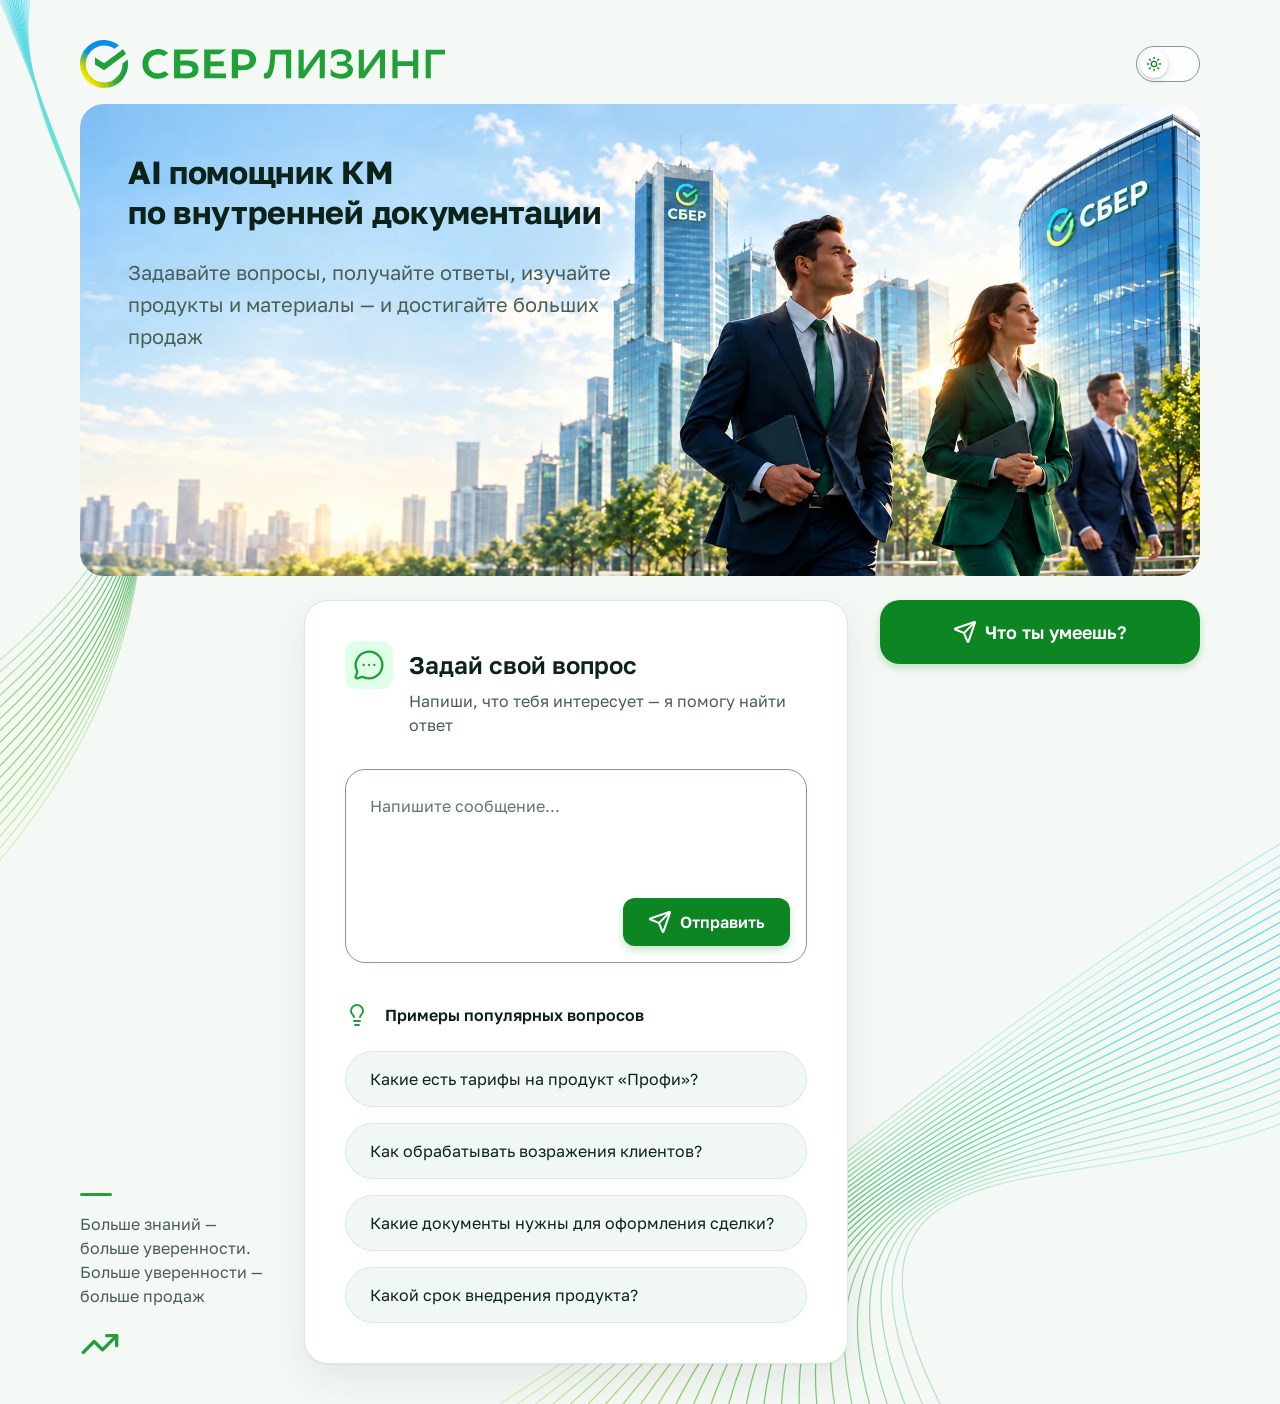
<file: index.html>
<!doctype html>
<html lang="ru" data-theme="light">
<head>
  <meta charset="utf-8">
  <meta name="viewport" content="width=device-width, initial-scale=1, viewport-fit=cover">
  <title>AI помощник КМ — Сбер Лизинг</title>
  <meta name="description" content="AI помощник КМ по внутренней документации">
  <script>
    // Тема до отрисовки, чтобы не мигало: ?theme= → сохранённая → системная
    (function () {
      var q = new URLSearchParams(location.search).get('theme');
      var saved = null;
      try { saved = localStorage.getItem('km-theme'); } catch (e) {}
      var sys = window.matchMedia && matchMedia('(prefers-color-scheme: dark)').matches ? 'dark' : 'light';
      document.documentElement.dataset.theme = q || saved || sys;
    })();
  </script>
  <link rel="preconnect" href="https://fonts.googleapis.com">
  <link rel="preconnect" href="https://fonts.gstatic.com" crossorigin>
  <link href="https://fonts.googleapis.com/css2?family=Golos+Text:wght@400;500;600;700&display=swap" rel="stylesheet">
  <link rel="stylesheet" href="css/tokens.css">
  <link rel="stylesheet" href="css/main.css">
</head>
<body>
  <!-- Спрайт иконок — Lucide (lucide-static 1.52.0, ISC) -->
  <svg width="0" height="0" style="position:absolute" aria-hidden="true" focusable="false">
    <defs>
      <symbol id="i-message" viewBox="0 0 24 24"><path d="M2.992 16.342a2 2 0 0 1 .094 1.167l-1.065 3.29a1 1 0 0 0 1.236 1.168l3.413-.998a2 2 0 0 1 1.099.092 10 10 0 1 0-4.777-4.719"/><path d="M8 12h.01"/><path d="M12 12h.01"/><path d="M16 12h.01"/></symbol>
      <symbol id="i-bulb" viewBox="0 0 24 24"><path d="M15 14c.2-1 .7-1.7 1.5-2.5 1-.9 1.5-2.2 1.5-3.5A6 6 0 0 0 6 8c0 1 .2 2.2 1.5 3.5.7.7 1.3 1.5 1.5 2.5"/><path d="M9 18h6"/><path d="M10 22h4"/></symbol>
      <symbol id="i-send" viewBox="0 0 24 24"><path d="M14.536 21.686a.5.5 0 0 0 .937-.024l6.5-19a.496.496 0 0 0-.635-.635l-19 6.5a.5.5 0 0 0-.024.937l7.93 3.18a2 2 0 0 1 1.112 1.11z"/><path d="m21.854 2.147-10.94 10.939"/></symbol>
      <symbol id="i-trend" viewBox="0 0 24 24"><path d="M16 7h6v6"/><path d="m22 7-8.5 8.5-5-5L2 17"/></symbol>
      <symbol id="i-close" viewBox="0 0 24 24"><path d="M18 6 6 18"/><path d="m6 6 12 12"/></symbol>
      <symbol id="i-copy" viewBox="0 0 24 24"><rect width="14" height="14" x="8" y="8" rx="2" ry="2"/><path d="M4 16c-1.1 0-2-.9-2-2V4c0-1.1.9-2 2-2h10c1.1 0 2 .9 2 2"/></symbol>
      <symbol id="i-check" viewBox="0 0 24 24"><path d="M20 6 9 17l-5-5"/></symbol>
      <symbol id="i-sparkle" viewBox="0 0 24 24"><path d="M11.017 2.814a1 1 0 0 1 1.966 0l1.051 5.558a2 2 0 0 0 1.594 1.594l5.558 1.051a1 1 0 0 1 0 1.966l-5.558 1.051a2 2 0 0 0-1.594 1.594l-1.051 5.558a1 1 0 0 1-1.966 0l-1.051-5.558a2 2 0 0 0-1.594-1.594l-5.558-1.051a1 1 0 0 1 0-1.966l5.558-1.051a2 2 0 0 0 1.594-1.594z"/><path d="M20 2v4"/><path d="M22 4h-4"/><circle cx="4" cy="20" r="2"/></symbol>
      <symbol id="i-chevron" viewBox="0 0 24 24"><path d="m9 18 6-6-6-6"/></symbol>
      <symbol id="i-alert" viewBox="0 0 24 24"><circle cx="12" cy="12" r="10"/><line x1="12" x2="12" y1="8" y2="12"/><line x1="12" x2="12.01" y1="16" y2="16"/></symbol>
      <symbol id="i-refresh" viewBox="0 0 24 24"><path d="M3 12a9 9 0 0 1 9-9 9.75 9.75 0 0 1 6.74 2.74L21 8"/><path d="M21 3v5h-5"/><path d="M21 12a9 9 0 0 1-9 9 9.75 9.75 0 0 1-6.74-2.74L3 16"/><path d="M8 16H3v5"/></symbol>
      <symbol id="i-moon" viewBox="0 0 24 24"><path d="M20.985 12.486a9 9 0 1 1-9.473-9.472c.405-.022.617.46.402.803a6 6 0 0 0 8.268 8.268c.344-.215.825-.004.803.401"/></symbol>
      <symbol id="i-sun" viewBox="0 0 24 24"><circle cx="12" cy="12" r="4"/><path d="M12 2v2"/><path d="M12 20v2"/><path d="m4.93 4.93 1.41 1.41"/><path d="m17.66 17.66 1.41 1.41"/><path d="M2 12h2"/><path d="M20 12h2"/><path d="m6.34 17.66-1.41 1.41"/><path d="m19.07 4.93-1.41 1.41"/></symbol>
      <symbol id="i-book" viewBox="0 0 24 24"><path d="M12 5v16"/><path d="M20.001 19A2 2 0 0022 17V5a2 2 0 00-1.999-2L16 3.002A5 5 0 0012 5a5 5 0 00-4-2H4a2 2 0 00-2 2v12a2 2 0 001.999 2H8a5 5 0 014 2 5 5 0 014-2z"/></symbol>
    </defs>
  </svg>

  <!-- Фон: ленты из линий в стиле Сбер (сгенерированы, цвета — шкалы Nova) -->
  <div class="decor" aria-hidden="true">
    <svg class="decor__lines decor__lines--tl" viewBox="0 0 280 880" preserveAspectRatio="xMinYMin meet" fill="none"><defs><linearGradient id="dl-tl" gradientUnits="userSpaceOnUse" x1="0" y1="860" x2="260" y2="0"><stop offset="0" stop-color="#96DD12"/><stop offset=".35" stop-color="#21A038"/><stop offset=".7" stop-color="#3FE0B1"/><stop offset="1" stop-color="#05C1F5"/></linearGradient></defs><g stroke="url(#dl-tl)" stroke-width="1.25"><path d="M30 0C0 220 330 380 0 660" stroke-opacity="0.4"/><path d="M28.2 0C7.1 224.7 325.3 390.6 0 671.8" stroke-opacity="0.5"/><path d="M26.5 0C14.1 229.4 320.6 401.2 0 683.5" stroke-opacity="0.6"/><path d="M24.7 0C21.2 234.1 315.9 411.8 0 695.3" stroke-opacity="0.7"/><path d="M22.9 0C28.2 238.8 311.2 422.4 0 707.1" stroke-opacity="0.8"/><path d="M21.2 0C35.3 243.5 306.5 432.9 0 718.8" stroke-opacity="0.9"/><path d="M19.4 0C42.4 248.2 301.8 443.5 0 730.6" stroke-opacity="0.9"/><path d="M17.6 0C49.4 252.9 297.1 454.1 0 742.4" stroke-opacity="1"/><path d="M15.9 0C56.5 257.6 292.4 464.7 0 754.1" stroke-opacity="1"/><path d="M14.1 0C63.5 262.4 287.6 475.3 0 765.9" stroke-opacity="1"/><path d="M12.4 0C70.6 267.1 282.9 485.9 0 777.6" stroke-opacity="1"/><path d="M10.6 0C77.6 271.8 278.2 496.5 0 789.4" stroke-opacity="0.9"/><path d="M8.8 0C84.7 276.5 273.5 507.1 0 801.2" stroke-opacity="0.9"/><path d="M7.1 0C91.8 281.2 268.8 517.6 0 812.9" stroke-opacity="0.8"/><path d="M5.3 0C98.8 285.9 264.1 528.2 0 824.7" stroke-opacity="0.7"/><path d="M3.5 0C105.9 290.6 259.4 538.8 0 836.5" stroke-opacity="0.6"/><path d="M1.8 0C112.9 295.3 254.7 549.4 0 848.2" stroke-opacity="0.5"/><path d="M0 0C120 300 250 560 0 860" stroke-opacity="0.4"/></g></svg>
    <svg class="decor__lines decor__lines--br" viewBox="0 0 1200 800" preserveAspectRatio="xMaxYMax meet" fill="none"><defs><linearGradient id="dl-br" gradientUnits="userSpaceOnUse" x1="420" y1="800" x2="1200" y2="240"><stop offset="0" stop-color="#96DD12"/><stop offset=".35" stop-color="#21A038"/><stop offset=".7" stop-color="#3FE0B1"/><stop offset="1" stop-color="#05C1F5"/></linearGradient></defs><g stroke="url(#dl-br)" stroke-width="1.25"><path d="M420 800C700 620 900 420 1200 240" stroke-opacity="0.4"/><path d="M437.6 800C700.8 616 904 427.2 1200 251.2" stroke-opacity="0.4"/><path d="M455.2 800C701.6 612 908 434.4 1200 262.4" stroke-opacity="0.5"/><path d="M472.8 800C702.4 608 912 441.6 1200 273.6" stroke-opacity="0.6"/><path d="M490.4 800C703.2 604 916 448.8 1200 284.8" stroke-opacity="0.7"/><path d="M508 800C704 600 920 456 1200 296" stroke-opacity="0.7"/><path d="M525.6 800C704.8 596 924 463.2 1200 307.2" stroke-opacity="0.8"/><path d="M543.2 800C705.6 592 928 470.4 1200 318.4" stroke-opacity="0.9"/><path d="M560.8 800C706.4 588 932 477.6 1200 329.6" stroke-opacity="0.9"/><path d="M578.4 800C707.2 584 936 484.8 1200 340.8" stroke-opacity="0.9"/><path d="M596 800C708 580 940 492 1200 352" stroke-opacity="1"/><path d="M613.6 800C708.8 576 944 499.2 1200 363.2" stroke-opacity="1"/><path d="M631.2 800C709.6 572 948 506.4 1200 374.4" stroke-opacity="1"/><path d="M648.8 800C710.4 568 952 513.6 1200 385.6" stroke-opacity="1"/><path d="M666.4 800C711.2 564 956 520.8 1200 396.8" stroke-opacity="1"/><path d="M684 800C712 560 960 528 1200 408" stroke-opacity="1"/><path d="M701.6 800C712.8 556 964 535.2 1200 419.2" stroke-opacity="0.9"/><path d="M719.2 800C713.6 552 968 542.4 1200 430.4" stroke-opacity="0.9"/><path d="M736.8 800C714.4 548 972 549.6 1200 441.6" stroke-opacity="0.9"/><path d="M754.4 800C715.2 544 976 556.8 1200 452.8" stroke-opacity="0.8"/><path d="M772 800C716 540 980 564 1200 464" stroke-opacity="0.7"/><path d="M789.6 800C716.8 536 984 571.2 1200 475.2" stroke-opacity="0.7"/><path d="M807.2 800C717.6 532 988 578.4 1200 486.4" stroke-opacity="0.6"/><path d="M824.8 800C718.4 528 992 585.6 1200 497.6" stroke-opacity="0.5"/><path d="M842.4 800C719.2 524 996 592.8 1200 508.8" stroke-opacity="0.4"/><path d="M860 800C720 520 1000 600 1200 520" stroke-opacity="0.4"/></g></svg>
  </div>

  <!-- ===================== Шапка ===================== -->
  <header class="hero">
    <div class="container hero__inner">
      <div class="hero__media">
        <picture>
          <source media="(max-width: 767px)" srcset="assets/hero-light-mobile.webp" width="1448" height="1086">
          <img class="hero__img hero__img--light" src="assets/hero-light.webp" alt="" width="1916" height="821" fetchpriority="high">
        </picture>
        <picture>
          <source media="(max-width: 767px)" srcset="assets/hero-dark-mobile.webp" width="1448" height="1086">
          <img class="hero__img hero__img--dark" src="assets/hero-dark.webp" alt="" width="1916" height="821">
        </picture>
      </div>
      <div class="topbar">
        <a class="logo" href="./" data-action="home" aria-label="Сбер Лизинг — на главную">
          <img src="assets/logo.svg" alt="Сбер Лизинг" width="365" height="48">
        </a>
        <button class="toggle theme-toggle" type="button" role="switch" aria-checked="false" aria-label="Тёмная тема" data-theme-toggle>
          <span class="toggle__track">
            <span class="toggle__thumb">
              <svg class="icon toggle__icon toggle__icon--off" aria-hidden="true"><use href="#i-sun"/></svg>
              <svg class="icon toggle__icon toggle__icon--on" aria-hidden="true"><use href="#i-moon"/></svg>
            </span>
          </span>
        </button>
      </div>
      <div class="hero__text">
        <h1 class="hero__title">AI помощник КМ <span class="hero__title-line">по внутренней документации</span></h1>
        <p class="hero__subtitle">Задавайте вопросы, получайте ответы, изучайте продукты и материалы — и достигайте больших продаж</p>
      </div>
    </div>
  </header>

  <!-- ===================== Тело ===================== -->
  <main class="container layout" id="app" data-view="home">

    <!-- Слоган -->
    <aside class="motto">
      <span class="motto__rule" aria-hidden="true"></span>
      <p class="motto__text">Больше знаний — больше уверенности. Больше уверенности — больше продаж</p>
      <svg class="icon motto__icon" aria-hidden="true"><use href="#i-trend"/></svg>
    </aside>

    <!-- Экран 1–2: стартовая карточка -->
    <section class="card ask" aria-labelledby="ask-title" data-home>
      <div class="ask__head">
        <span class="ask__icon" aria-hidden="true"><svg class="icon icon--lg"><use href="#i-message"/></svg></span>
        <div>
          <h2 class="ask__title" id="ask-title">Задай свой вопрос</h2>
          <p class="ask__hint">Напиши, что тебя интересует — я помогу найти ответ</p>
        </div>
      </div>

      <form class="composer" data-composer novalidate>
        <div class="field">
          <label class="visually-hidden" for="q-home">Сообщение</label>
          <div class="field__box">
            <textarea class="field__input" id="q-home" name="q" rows="4" placeholder="Напишите сообщение..." aria-describedby="q-home-msg"></textarea>
            <div class="field__footer">
              <span class="field__counter" aria-hidden="true"></span>
              <button class="btn btn--primary" type="submit" disabled>
                <svg class="icon" aria-hidden="true"><use href="#i-send"/></svg>
                <span>Отправить</span>
              </button>
            </div>
          </div>
          <p class="field__msg" id="q-home-msg" aria-live="polite"></p>
        </div>
      </form>

      <div class="popular">
        <h3 class="popular__title">
          <svg class="icon icon--accent" aria-hidden="true"><use href="#i-bulb"/></svg>
          Примеры популярных вопросов
        </h3>
        <ul class="popular__list" role="list">
          <li><button class="chip" type="button" data-question>Какие есть тарифы на продукт «Профи»?</button></li>
          <li><button class="chip" type="button" data-question>Как обрабатывать возражения клиентов?</button></li>
          <li><button class="chip" type="button" data-question>Какие документы нужны для оформления сделки?</button></li>
          <li><button class="chip" type="button" data-question>Какой срок внедрения продукта?</button></li>
        </ul>
      </div>
    </section>

    <!-- Экран 2: «Что ты умеешь?» + pop-up -->
    <div class="side" data-home>
      <div class="side__panel">
        <button class="btn btn--primary btn--lg btn--block" type="button" aria-expanded="false" aria-controls="skills" data-skills-toggle>
          <svg class="icon" aria-hidden="true"><use href="#i-send"/></svg>
          <span>Что ты умеешь?</span>
        </button>
      </div>
      <div class="popup" id="skills" role="region" aria-labelledby="skills-title" hidden>
        <h3 class="popup__title" id="skills-title">
          <svg class="icon icon--accent" aria-hidden="true"><use href="#i-book"/></svg>
          Темы, по которым я отвечаю
        </h3>
        <ul class="popup__list" role="list">
          <li><button class="topic" type="button" data-topic>Продукты и тарифы</button></li>
          <li><button class="topic" type="button" data-topic>Условия лизинга и расчёт платежей</button></li>
          <li><button class="topic" type="button" data-topic>Документы для сделки</button></li>
          <li><button class="topic" type="button" data-topic>Работа с возражениями</button></li>
          <li><button class="topic" type="button" data-topic>Коммерческие предложения</button></li>
          <li><button class="topic" type="button" data-topic>Регламенты и сроки</button></li>
        </ul>
        <div class="popup__footer">
          <button class="btn btn--primary btn--sm" type="button" data-skills-close>
            <svg class="icon" aria-hidden="true"><use href="#i-close"/></svg>
            <span>Закрыть</span>
          </button>
        </div>
      </div>
    </div>

    <!-- Экран 3–4: чат -->
    <section class="card chat" aria-label="Диалог с AI помощником КМ" data-chat hidden>
      <div class="chat__log" role="log" aria-live="polite" aria-relevant="additions" data-log></div>

      <form class="composer composer--chat" data-composer novalidate>
        <div class="field">
          <label class="visually-hidden" for="q-chat">Сообщение</label>
          <div class="field__box">
            <textarea class="field__input" id="q-chat" name="q" rows="1" placeholder="Напишите сообщение..." aria-describedby="q-chat-msg"></textarea>
            <div class="field__footer">
              <span class="field__counter" aria-hidden="true"></span>
              <button class="btn btn--primary" type="submit" disabled>
                <svg class="icon" aria-hidden="true"><use href="#i-send"/></svg>
                <span>Отправить</span>
              </button>
            </div>
          </div>
          <p class="field__msg" id="q-chat-msg" aria-live="polite"></p>
        </div>
      </form>
    </section>
  </main>

  <!-- Шаблоны сообщений -->
  <template id="tpl-user">
    <article class="msg msg--user">
      <header class="msg__meta"><span class="msg__author">Пользователь X</span><time class="msg__time"></time></header>
      <div class="msg__bubble"></div>
    </article>
  </template>

  <template id="tpl-bot">
    <article class="msg msg--bot">
      <span class="msg__avatar" aria-hidden="true"><svg class="icon"><use href="#i-sparkle"/></svg></span>
      <div class="msg__body">
        <header class="msg__meta"><span class="msg__author">AI помощник КМ</span><time class="msg__time"></time></header>
        <div class="msg__bubble answer"></div>
        <div class="msg__actions">
          <button class="btn btn--ghost btn--sm" type="button" data-copy>
            <svg class="icon" aria-hidden="true"><use href="#i-copy"/></svg>
            <span>Скопировать</span>
          </button>
        </div>
      </div>
    </article>
  </template>

  <template id="tpl-loading">
    <article class="msg msg--bot msg--loading" aria-busy="true">
      <span class="msg__avatar msg__avatar--lg" aria-hidden="true"><svg class="icon"><use href="#i-sparkle"/></svg></span>
      <div class="msg__body">
        <header class="msg__meta"><span class="msg__author">AI помощник КМ</span></header>
        <div class="loader">
          <span class="dots" aria-hidden="true"><i></i><i></i><i></i></span>
          <span class="loader__text">Спешу к Вам с ответом...</span>
        </div>
        <div class="progress" role="progressbar" aria-label="Подготовка ответа" aria-valuemin="0" aria-valuemax="100" aria-valuenow="0">
          <span class="progress__bar"></span>
        </div>
      </div>
    </article>
  </template>

  <template id="tpl-error">
    <article class="msg msg--bot msg--error" role="alert">
      <span class="msg__avatar" aria-hidden="true"><svg class="icon"><use href="#i-sparkle"/></svg></span>
      <div class="msg__body">
        <header class="msg__meta"><span class="msg__author">AI помощник КМ</span><time class="msg__time"></time></header>
        <div class="msg__bubble">
          <p class="msg__error-title"><svg class="icon" aria-hidden="true"><use href="#i-alert"/></svg><span>Не удалось получить ответ</span></p>
          <p class="msg__error-text">Проверьте подключение и попробуйте ещё раз. Ваш вопрос сохранён.</p>
        </div>
        <div class="msg__actions">
          <button class="btn btn--primary btn--sm" type="button" data-retry>
            <svg class="icon" aria-hidden="true"><use href="#i-refresh"/></svg>
            <span>Повторить</span>
          </button>
        </div>
      </div>
    </article>
  </template>

  <div class="toast" role="status" aria-live="polite" data-toast></div>

  <script src="js/answers.js"></script>
  <script src="js/app.js"></script>
</body>
</html>
</file>
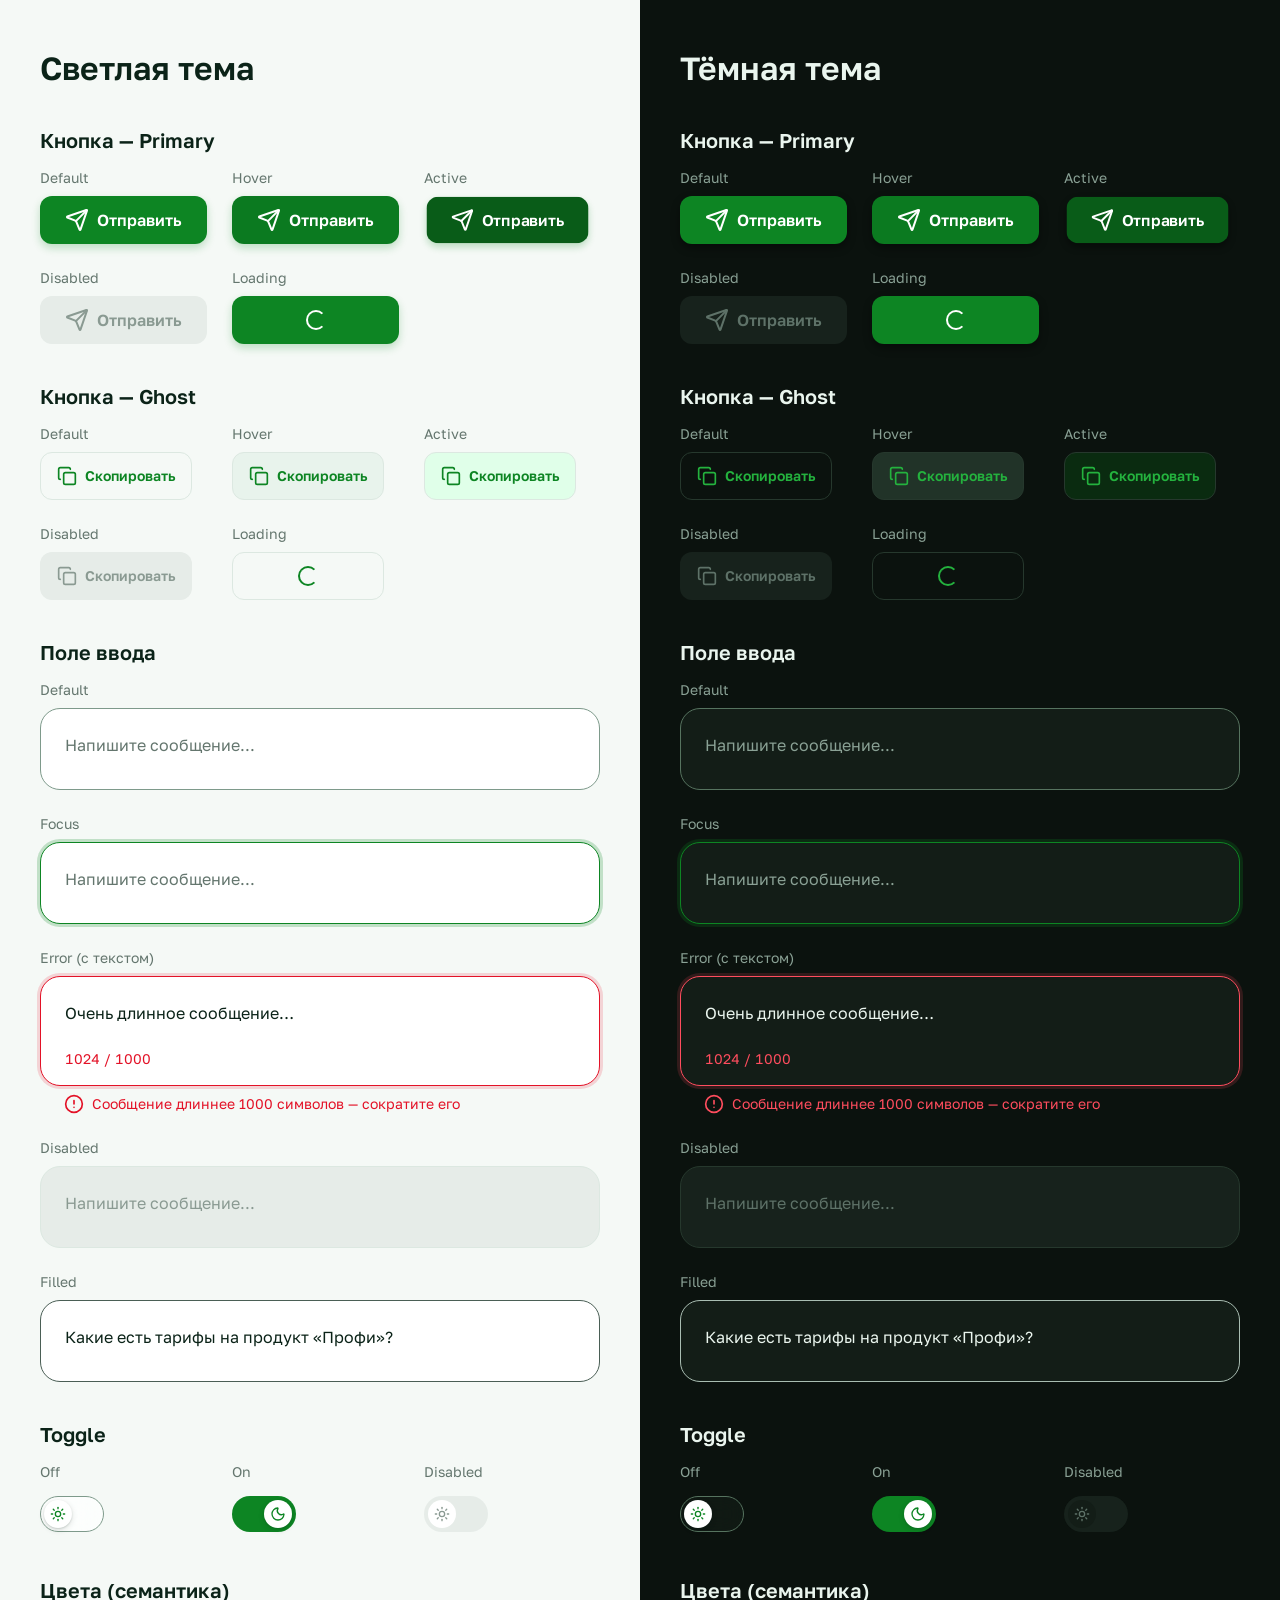
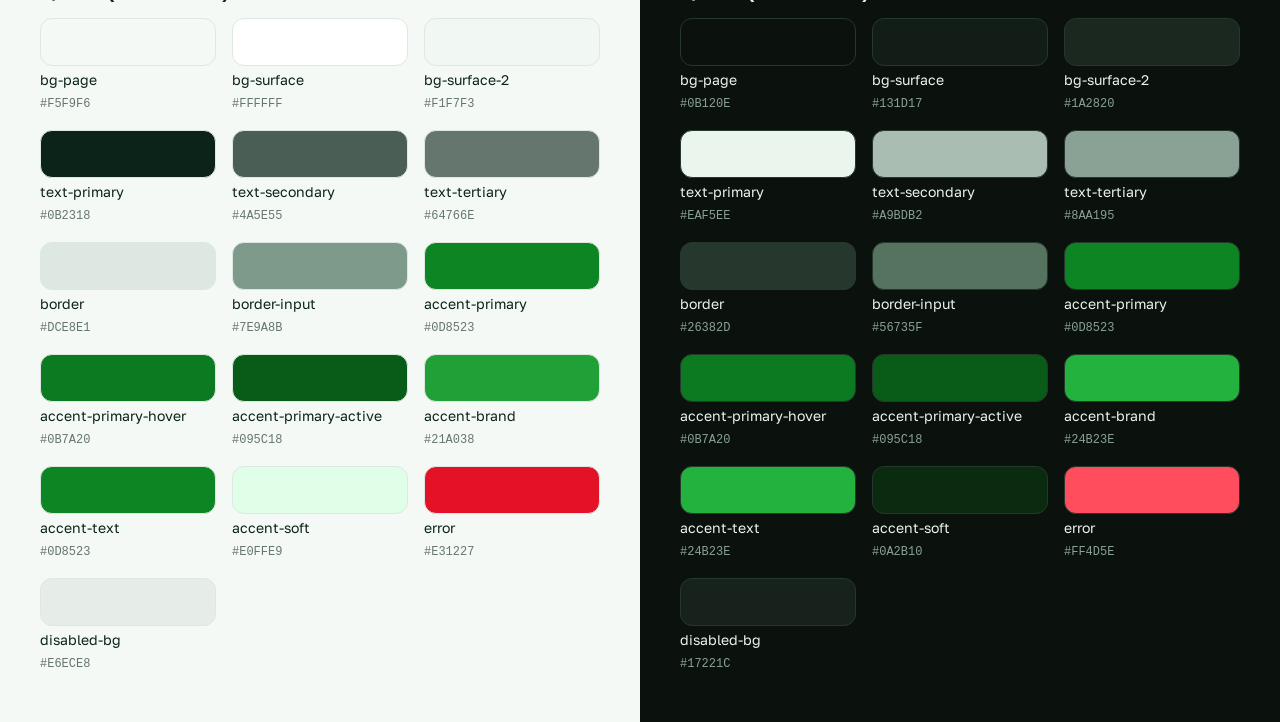
<file: ui-kit.html>
<!doctype html>
<!-- Иконки — Lucide (lucide-static 1.52.0, ISC) -->
<html lang="ru" data-theme="light">
<head>
  <meta charset="utf-8">
  <meta name="viewport" content="width=device-width, initial-scale=1">
  <title>UI Kit — AI помощник КМ</title>
  <link rel="preconnect" href="https://fonts.googleapis.com">
  <link rel="preconnect" href="https://fonts.gstatic.com" crossorigin>
  <link href="https://fonts.googleapis.com/css2?family=Golos+Text:wght@400;500;600;700&display=swap" rel="stylesheet">
  <link rel="stylesheet" href="css/tokens.css">
  <link rel="stylesheet" href="css/main.css">
  <style>
    body { padding: 0; }
    .kit { display: grid; grid-template-columns: 1fr 1fr; }
    .kit__theme { padding: var(--s-6) var(--s-5); background: var(--c-bg-page); color: var(--c-text-primary); }
    .kit__theme > h1 { font: var(--t-h2); margin-bottom: var(--s-5); }
    .kit h2 { font: var(--t-h4); margin: var(--s-5) 0 var(--s-2); }
    .kit h2:first-of-type { margin-top: 0; }
    .row { display: grid; grid-template-columns: repeat(auto-fill, minmax(160px, 1fr)); gap: var(--s-3) var(--s-2); align-items: start; }
    .row--wide { grid-template-columns: repeat(auto-fill, minmax(280px, 1fr)); }
    .cell { display: grid; gap: var(--s-1); justify-items: start; }
    .cell__label { font: var(--t-caption); color: var(--c-text-tertiary); }
    .cell .field { width: 100%; }
    .cell .field__input { min-height: 48px; }
    .swatches { display: grid; grid-template-columns: repeat(auto-fill, minmax(140px, 1fr)); gap: var(--s-2); }
    .sw { display: grid; gap: 4px; font: var(--t-caption); }
    .sw i { display: block; height: 48px; border-radius: var(--r-md); border: 1px solid var(--c-border); }
    .sw code { color: var(--c-text-tertiary); font-size: 12px; }
    @media (max-width: 1023px) { .kit { grid-template-columns: 1fr; } }
  </style>
</head>
<body>
  <svg width="0" height="0" style="position:absolute" aria-hidden="true">
    <defs>
      <symbol id="i-send" viewBox="0 0 24 24"><path d="M14.536 21.686a.5.5 0 0 0 .937-.024l6.5-19a.496.496 0 0 0-.635-.635l-19 6.5a.5.5 0 0 0-.024.937l7.93 3.18a2 2 0 0 1 1.112 1.11z"/><path d="m21.854 2.147-10.94 10.939"/></symbol>
      <symbol id="i-copy" viewBox="0 0 24 24"><rect width="14" height="14" x="8" y="8" rx="2" ry="2"/><path d="M4 16c-1.1 0-2-.9-2-2V4c0-1.1.9-2 2-2h10c1.1 0 2 .9 2 2"/></symbol>
      <symbol id="i-alert" viewBox="0 0 24 24"><circle cx="12" cy="12" r="10"/><line x1="12" x2="12" y1="8" y2="12"/><line x1="12" x2="12.01" y1="16" y2="16"/></symbol>
      <symbol id="i-moon" viewBox="0 0 24 24"><path d="M20.985 12.486a9 9 0 1 1-9.473-9.472c.405-.022.617.46.402.803a6 6 0 0 0 8.268 8.268c.344-.215.825-.004.803.401"/></symbol>
      <symbol id="i-sun" viewBox="0 0 24 24"><circle cx="12" cy="12" r="4"/><path d="M12 2v2"/><path d="M12 20v2"/><path d="m4.93 4.93 1.41 1.41"/><path d="m17.66 17.66 1.41 1.41"/><path d="M2 12h2"/><path d="M20 12h2"/><path d="m6.34 17.66-1.41 1.41"/><path d="m19.07 4.93-1.41 1.41"/></symbol>
    </defs>
  </svg>

  <main class="kit" id="kit"></main>

  <template id="tpl-theme">
    <section class="kit__theme">
      <h1></h1>

      <h2>Кнопка — Primary</h2>
      <div class="row">
        <div class="cell"><span class="cell__label">Default</span><button class="btn btn--primary" type="button"><svg class="icon"><use href="#i-send"/></svg><span>Отправить</span></button></div>
        <div class="cell"><span class="cell__label">Hover</span><button class="btn btn--primary is-hover" type="button"><svg class="icon"><use href="#i-send"/></svg><span>Отправить</span></button></div>
        <div class="cell"><span class="cell__label">Active</span><button class="btn btn--primary is-active" type="button"><svg class="icon"><use href="#i-send"/></svg><span>Отправить</span></button></div>
        <div class="cell"><span class="cell__label">Disabled</span><button class="btn btn--primary" type="button" disabled><svg class="icon"><use href="#i-send"/></svg><span>Отправить</span></button></div>
        <div class="cell"><span class="cell__label">Loading</span><button class="btn btn--primary is-loading" type="button" aria-busy="true"><svg class="icon"><use href="#i-send"/></svg><span>Отправить</span></button></div>
      </div>

      <h2>Кнопка — Ghost</h2>
      <div class="row">
        <div class="cell"><span class="cell__label">Default</span><button class="btn btn--ghost btn--sm" type="button"><svg class="icon"><use href="#i-copy"/></svg><span>Скопировать</span></button></div>
        <div class="cell"><span class="cell__label">Hover</span><button class="btn btn--ghost btn--sm is-hover" type="button"><svg class="icon"><use href="#i-copy"/></svg><span>Скопировать</span></button></div>
        <div class="cell"><span class="cell__label">Active</span><button class="btn btn--ghost btn--sm is-active" type="button"><svg class="icon"><use href="#i-copy"/></svg><span>Скопировать</span></button></div>
        <div class="cell"><span class="cell__label">Disabled</span><button class="btn btn--ghost btn--sm" type="button" disabled><svg class="icon"><use href="#i-copy"/></svg><span>Скопировать</span></button></div>
        <div class="cell"><span class="cell__label">Loading</span><button class="btn btn--ghost btn--sm is-loading" type="button" aria-busy="true"><svg class="icon"><use href="#i-copy"/></svg><span>Скопировать</span></button></div>
      </div>

      <h2>Поле ввода</h2>
      <div class="row row--wide">
        <div class="cell"><span class="cell__label">Default</span>
          <div class="field"><div class="field__box"><textarea class="field__input" rows="1" placeholder="Напишите сообщение..." aria-label="Default"></textarea></div></div></div>
        <div class="cell"><span class="cell__label">Focus</span>
          <div class="field is-focus"><div class="field__box"><textarea class="field__input" rows="1" placeholder="Напишите сообщение..." aria-label="Focus"></textarea></div></div></div>
        <div class="cell"><span class="cell__label">Error (с текстом)</span>
          <div class="field is-error"><div class="field__box"><textarea class="field__input" rows="1" aria-label="Error" aria-invalid="true">Очень длинное сообщение…</textarea><div class="field__footer"><span class="field__counter">1024 / 1000</span></div></div>
          <p class="field__msg"><svg class="icon"><use href="#i-alert"/></svg><span>Сообщение длиннее 1000 символов — сократите его</span></p></div></div>
        <div class="cell"><span class="cell__label">Disabled</span>
          <div class="field is-disabled"><div class="field__box"><textarea class="field__input" rows="1" placeholder="Напишите сообщение..." aria-label="Disabled" disabled></textarea></div></div></div>
        <div class="cell"><span class="cell__label">Filled</span>
          <div class="field is-filled"><div class="field__box"><textarea class="field__input" rows="1" aria-label="Filled">Какие есть тарифы на продукт «Профи»?</textarea></div></div></div>
      </div>

      <h2>Toggle</h2>
      <div class="row">
        <div class="cell"><span class="cell__label">Off</span><button class="toggle" type="button" role="switch" aria-checked="false" aria-label="Тёмная тема"><span class="toggle__track"><span class="toggle__thumb"><svg class="icon toggle__icon toggle__icon--off"><use href="#i-sun"/></svg><svg class="icon toggle__icon toggle__icon--on"><use href="#i-moon"/></svg></span></span></button></div>
        <div class="cell"><span class="cell__label">On</span><button class="toggle" type="button" role="switch" aria-checked="true" aria-label="Тёмная тема"><span class="toggle__track"><span class="toggle__thumb"><svg class="icon toggle__icon toggle__icon--off"><use href="#i-sun"/></svg><svg class="icon toggle__icon toggle__icon--on"><use href="#i-moon"/></svg></span></span></button></div>
        <div class="cell"><span class="cell__label">Disabled</span><button class="toggle" type="button" role="switch" aria-checked="false" aria-label="Тёмная тема" disabled><span class="toggle__track"><span class="toggle__thumb"><svg class="icon toggle__icon toggle__icon--off"><use href="#i-sun"/></svg><svg class="icon toggle__icon toggle__icon--on"><use href="#i-moon"/></svg></span></span></button></div>
      </div>

      <h2>Цвета (семантика)</h2>
      <div class="swatches" data-swatches></div>
    </section>
  </template>

  <script>
    (function () {
      var kit = document.getElementById('kit');
      var tpl = document.getElementById('tpl-theme');
      var tokens = ['--c-bg-page', '--c-bg-surface', '--c-bg-surface-2', '--c-text-primary', '--c-text-secondary', '--c-text-tertiary',
        '--c-border', '--c-border-input', '--c-accent-primary', '--c-accent-primary-hover', '--c-accent-primary-active',
        '--c-accent-brand', '--c-accent-text', '--c-accent-soft', '--c-error', '--c-disabled-bg'];

      [['light', 'Светлая тема'], ['dark', 'Тёмная тема']].forEach(function (t) {
        var node = tpl.content.firstElementChild.cloneNode(true);
        node.dataset.theme = t[0];
        node.querySelector('h1').textContent = t[1];
        kit.appendChild(node);
        var cs = getComputedStyle(node);
        node.querySelector('[data-swatches]').innerHTML = tokens.map(function (k) {
          var v = cs.getPropertyValue(k).trim();
          return '<div class="sw"><i style="background:var(' + k + ')"></i><span>' + k.replace('--c-', '') + '</span><code>' + v + '</code></div>';
        }).join('');
      });

      kit.querySelectorAll('.field__input').forEach(function (ta) {
        ta.style.height = 'auto';
        ta.style.height = ta.scrollHeight + 'px';
      });

      kit.addEventListener('click', function (e) {
        var sw = e.target.closest('.toggle:not(:disabled)');
        if (sw) sw.setAttribute('aria-checked', String(sw.getAttribute('aria-checked') !== 'true'));
      });
    })();
  </script>
</body>
</html>
</file>
<file: css/tokens.css>
/* ==========================================================================
   Токены. Палитра — шкалы Nova (sberbank.ru/promo/nova, раздел «Палитра»).
   Нейтральные (серые) на странице Nova отсутствуют — подобраны вручную
   с зелёным подтоном и помечены «custom».
   Семантика: светлая тема по умолчанию, тёмная — [data-theme="dark"].
   ========================================================================== */

:root {
  /* --- Примитивы Nova: зелёный (изумрудный) ряд, шаги 0 → 13 --- */
  --green-0: #050A06;
  --green-1: #071F0C;
  --green-2: #0A2B10;
  --green-3: #0A4014;
  --green-4: #095C18;
  --green-5: #0D8523;
  --green-6: #148F2B;
  --green-7: #21A038; /* фирменный зелёный Сбера */
  --green-8: #24B23E;
  --green-9: #19D13B;
  --green-10: #2EE850;
  --green-11: #62F57D;
  --green-12: #9BFAAC;
  --green-13: #E0FFE9;

  /* --- Примитивы Nova: бирюзовый, салатовый, красный, янтарный --- */
  --teal-2: #072B21;
  --teal-9: #21CA9A;
  --teal-10: #3FE0B1;
  --teal-13: #DBFFF5;
  --lime-10: #96DD12;
  --red-5: #E31227;
  --red-8: #FF4D5E;
  --red-12: #FFE0E3;
  --red-13: #FFF5F6;
  --amber-5: #A16B00;

  /* --- Градиент-акцент Nova (.title_1) --- */
  --gradient-nova: linear-gradient(180deg, #95DD12 0%, #3FE0B1 100%);

  /* --- Типографика (аналог SB Sans → Golos Text) --- */
  --font-sans: "Golos Text", "SB Sans Text", "SB Sans Display", Arial, sans-serif;
  --fw-regular: 400;
  --fw-medium: 500;
  --fw-semibold: 600;
  --fw-bold: 700;

  /* размер / межстрочный — кратно 8 (мелкий текст — 4) */
  --t-h1: 700 32px/40px var(--font-sans);
  --t-h2: 600 32px/40px var(--font-sans);
  --t-h3: 600 24px/32px var(--font-sans);
  --t-h4: 600 20px/24px var(--font-sans);
  --t-lead: 400 20px/32px var(--font-sans);
  --t-body: 400 16px/24px var(--font-sans);
  --t-body-strong: 600 16px/24px var(--font-sans);
  --t-caption: 400 14px/20px var(--font-sans);
  --t-caption-strong: 600 14px/20px var(--font-sans);

  /* --- Сетка 8px --- */
  --s-1: 8px;
  --s-2: 16px;
  --s-3: 24px;
  --s-4: 32px;
  --s-5: 40px;
  --s-6: 48px;
  --s-7: 56px;
  --s-8: 64px;
  --s-10: 80px;

  --container: 1280px;
  --gutter: 32px;
  --tap: 48px;

  /* --- Радиусы (из набора Nova) --- */
  --r-sm: 8px;
  --r-md: 12px;
  --r-lg: 20px;
  --r-xl: 24px;
  --r-pill: 40px;

  /* --- Движение --- */
  --ease-out: cubic-bezier(0.23, 1, 0.32, 1);
  --dur-fast: 120ms;
  --dur: 200ms;

  /* ===================== Семантика: СВЕТЛАЯ ===================== */
  color-scheme: light;

  --c-bg-page: #F5F9F6;            /* custom */
  --c-bg-surface: #FFFFFF;
  --c-bg-surface-2: #F1F7F3;       /* custom: чипы, плашки бота */
  --c-bg-hover: #E8F3EC;           /* custom */
  --c-bg-glass: rgba(255, 255, 255, 0.72);

  --c-text-primary: #0B2318;       /* custom, 15.9:1 на белом */
  --c-text-secondary: #4A5E55;     /* custom, 6.9:1 */
  --c-text-tertiary: #64766E;      /* custom, 4.8:1 — плейсхолдеры */
  --c-text-on-accent: #FFFFFF;

  --c-border: #DCE8E1;             /* custom: декоративные разделители */
  --c-border-input: #7E9A8B;       /* custom: 3:1 — граница поля (WCAG 1.4.11) */

  /* $c-accent-primary. Фирменный #21A038 даёт 3.4:1 с белым —
     для кнопок и текста берём шаг 5 той же шкалы (4.8:1, AA). */
  --c-accent-primary: var(--green-5);
  --c-accent-primary-hover: #0B7A20;   /* между шагами 5 и 4 */
  --c-accent-primary-active: var(--green-4);
  --c-accent-brand: var(--green-7);    /* иконки, декор, крупные элементы */
  --c-accent-text: var(--green-5);
  --c-accent-soft: var(--green-13);    /* плашка пользователя */
  --c-accent-soft-border: #BFEBCB;     /* custom */

  /* Сообщения чата: пользователь — зелёный, помощник — нейтральный */
  --c-msg-user-bg: #D6F5DE;            /* custom */
  --c-msg-user-border: #A9E2B9;        /* custom */
  --c-msg-bot-bg: #F2F4F3;             /* custom */
  --c-msg-bot-border: #E1E6E3;         /* custom */

  /* Полоса прокрутки */
  --c-scroll-thumb: #9DB5A7;           /* custom */
  --c-scroll-track: #EEF3F0;           /* custom */

  --c-error: var(--red-5);             /* 4.8:1 */
  --c-error-soft: var(--red-13);
  --c-error-border: #F5B8BF;           /* custom */
  --c-focus: var(--green-5);

  --c-disabled-bg: #E6ECE8;            /* custom */
  --c-disabled-text: #8A9A92;          /* custom, неактивные элементы — без требования контраста */

  --shadow-card: 0 1px 2px rgba(11, 35, 24, 0.04), 0 16px 40px rgba(11, 35, 24, 0.08);
  --shadow-pop: 0 4px 8px rgba(11, 35, 24, 0.06), 0 24px 56px rgba(11, 35, 24, 0.14);
  --shadow-btn: 0 4px 8px rgba(13, 133, 35, 0.24);

  --decor-opacity: 1;
  --decor-lines-opacity: 0.7;
}

[data-theme="dark"] {
  color-scheme: dark;

  /* было: page #050A06, surface #0C1510, surface-2 #12201A, hover #182B21, border #1E2E25 */
  --c-bg-page: #0B120E;                /* custom, чуть светлее green-0 */
  --c-bg-surface: #131D17;             /* custom */
  --c-bg-surface-2: #1A2820;           /* custom */
  --c-bg-hover: #213328;               /* custom */
  --c-bg-glass: rgba(19, 29, 23, 0.72);

  --c-text-primary: #EAF5EE;           /* custom */
  --c-text-secondary: #A9BDB2;         /* custom */
  --c-text-tertiary: #8AA195;          /* custom, 6.6:1 на surface */
  --c-text-on-accent: #FFFFFF;

  --c-border: #26382D;                 /* custom */
  --c-border-input: #56735F;           /* custom, 3.3:1 на surface */

  --c-accent-primary: var(--green-5);  /* белый текст 4.8:1 */
  --c-accent-primary-hover: #0B7A20;   /* green-6 даёт 4.2:1 с белым — не AA */
  --c-accent-primary-active: var(--green-4);
  --c-accent-brand: var(--green-8);
  --c-accent-text: var(--green-8);     /* 6.9:1 на surface */
  --c-accent-soft: var(--green-2);
  --c-accent-soft-border: var(--green-3);

  --c-msg-user-bg: #124A22;            /* custom */
  --c-msg-user-border: #1F6B33;        /* custom */
  --c-msg-bot-bg: #1F2723;             /* custom, нейтральный графит */
  --c-msg-bot-border: #2F3934;         /* custom */

  --c-scroll-thumb: #4A6354;           /* custom */
  --c-scroll-track: #1A2820;           /* custom */

  --c-error: var(--red-8);
  --c-error-soft: #2A0A0E;             /* custom */
  --c-error-border: #6B2029;           /* custom */
  --c-focus: var(--green-9);

  --c-disabled-bg: #17221C;            /* custom */
  --c-disabled-text: #5E7268;          /* custom */

  /* тени Nova */
  --shadow-card: 0 1px 2px rgba(18, 18, 18, 0.24), 0 4px 8px rgba(18, 18, 18, 0.6);
  --shadow-pop: 0 1px 2px rgba(0, 0, 0, 0.4), 0 24px 56px rgba(0, 0, 0, 0.6);
  --shadow-btn: 0 4px 8px rgba(0, 0, 0, 0.4);

  --decor-opacity: 1;
  --decor-lines-opacity: 0.55;
}
</file>
<file: css/main.css>
/* ==========================================================================
   AI помощник КМ — стили. Сетка 8px. Брейкпоинты: 1440 (контейнер 1280),
   1024 (≤1279), 375 (≤767).
   ========================================================================== */

*,
*::before,
*::after { box-sizing: border-box; }

html { -webkit-text-size-adjust: 100%; }

body {
  position: relative;
  min-height: 100vh;
  margin: 0;
  padding-bottom: var(--s-5);
  overflow-x: hidden;
  font: var(--t-body);
  color: var(--c-text-primary);
  background: var(--c-bg-page);
  -webkit-font-smoothing: antialiased;
  transition: background-color var(--dur) ease, color var(--dur) ease;
}

h1, h2, h3, h4, p, ul, ol { margin: 0; }
ul[role="list"] { list-style: none; padding: 0; }
img, svg { display: block; max-width: 100%; }
button, textarea { font: inherit; color: inherit; }
button { cursor: pointer; }

:focus-visible {
  outline: 2px solid var(--c-focus);
  outline-offset: 2px;
}

.visually-hidden {
  position: absolute !important;
  width: 1px; height: 1px;
  margin: -1px; padding: 0;
  overflow: hidden;
  clip: rect(0 0 0 0);
  white-space: nowrap;
  border: 0;
}

.icon {
  width: 24px;
  height: 24px;
  flex: none;
  fill: none;
  stroke: currentColor;
  stroke-width: 2;
  stroke-linecap: round;
  stroke-linejoin: round;
}
.icon--lg { width: 32px; height: 32px; stroke-width: 1.75; }
.icon--accent { color: var(--c-accent-brand); }

.container {
  width: 100%;
  max-width: calc(var(--container) + 2 * var(--s-10));
  margin-inline: auto;
  --pad: var(--s-10);
  padding-inline: var(--pad);
}

/* ---------- Декор фона ---------- */
.decor {
  position: absolute;
  inset: 0;
  z-index: 0;
  overflow: hidden;
  pointer-events: none;
  opacity: var(--decor-opacity);
}
/* Пучки линий в стиле Сбер: слева вверху и справа внизу */
.decor__lines {
  position: absolute;
  display: block;
  max-width: none;
  opacity: var(--decor-lines-opacity);
}
.decor__lines--tl { top: 0; left: 0; width: 280px; height: 880px; }
.decor__lines--br { right: 0; bottom: 0; width: 1200px; height: 800px; }

.hero, .layout, .toast { position: relative; z-index: 1; }
.hero { overflow: hidden; }

/* ---------- Шапка ---------- */
/* Строка логотипа сверху, ниже — баннер на всю ширину контейнера 1280.
   Картинка в своих пропорциях, без обрезки; текст лежит на пустом небе слева. */
.hero__inner {
  container-type: inline-size;
  display: grid;
  grid-template-areas:
    "top"
    "banner";
  row-gap: var(--s-2);
  padding-top: var(--s-5);
  padding-bottom: var(--s-3);
}
.topbar { grid-area: top; }
.hero__media,
.hero__text { grid-area: banner; }

.hero__media {
  position: relative;
  overflow: hidden;
  border-radius: var(--r-xl);
  aspect-ratio: 1916 / 821;
  width: 100%;
  height: round(down, calc(100cqw * 821 / 1916), 8px); /* кратно 8: 1440 → 544, 1024 → 408, 375 → 144 */
}
.hero__img {
  display: block;
  width: 100%;
  height: 100%;
  object-fit: cover;
}
.hero__media picture { display: contents; }
.hero__img--dark { display: none; }
[data-theme="dark"] .hero__img--light { display: none; }
[data-theme="dark"] .hero__img--dark { display: block; }

.topbar {
  position: relative;
  z-index: 1;
  display: flex;
  align-items: center;
  justify-content: space-between;
  gap: var(--s-2);
}
.logo {
  display: inline-flex;
  border-radius: var(--r-sm);
}
.logo img { width: auto; height: 48px; }

.hero__text {
  position: relative;
  z-index: 1;
  align-self: start;
  max-width: 640px;
  margin: var(--s-6) 0 0 var(--s-6);
}
.hero__title {
  font: var(--t-h1);
  letter-spacing: -0.01em;
  color: var(--c-text-primary);
  text-wrap: balance;
}
.hero__title-line { display: block; }
.hero__subtitle {
  max-width: 512px;
  margin-top: var(--s-3);
  font: var(--t-lead);
  color: var(--c-text-secondary);
}

/* ---------- Toggle: ползунок с иконкой в бегунке ---------- */
.toggle {
  display: inline-grid;
  place-items: center;
  min-width: var(--tap);
  min-height: var(--tap);
  padding: 0;
  border: 0;
  border-radius: var(--r-pill);
  background: none;
  -webkit-tap-highlight-color: transparent;
}
.toggle__track {
  position: relative;
  display: block;
  width: 64px;
  height: 36px;
  border: 1px solid var(--c-border-input);
  border-radius: var(--r-pill);
  background: var(--c-bg-glass);
  -webkit-backdrop-filter: blur(12px);
          backdrop-filter: blur(12px);
  transition: background-color var(--dur) var(--ease-out), border-color var(--dur) var(--ease-out);
}
.toggle:hover .toggle__track { border-color: var(--c-accent-primary); }
.toggle__thumb {
  position: absolute;
  top: 3px;
  left: 3px;
  display: grid;
  place-items: center;
  width: 28px;
  height: 28px;
  border-radius: 50%;
  background: #fff;
  color: var(--c-accent-primary);
  box-shadow: 0 1px 2px rgba(11, 35, 24, 0.16), 0 2px 6px rgba(11, 35, 24, 0.12);
  transition: transform var(--dur) var(--ease-out);
}
.toggle__icon {
  grid-area: 1 / 1;
  width: 16px;
  height: 16px;
  transition: opacity var(--dur) ease, transform var(--dur) var(--ease-out);
}
.toggle__icon--on { opacity: 0; transform: rotate(-45deg) scale(0.6); }

.toggle[aria-checked="true"] .toggle__track {
  border-color: transparent;
  background: var(--c-accent-primary);
}
.toggle[aria-checked="true"] .toggle__thumb { transform: translateX(28px); }
.toggle[aria-checked="true"] .toggle__icon--off { opacity: 0; transform: rotate(45deg) scale(0.6); }
.toggle[aria-checked="true"] .toggle__icon--on { opacity: 1; transform: none; }

.toggle:disabled,
.toggle[aria-disabled="true"] { cursor: not-allowed; }
.toggle:disabled .toggle__track,
.toggle[aria-disabled="true"] .toggle__track { border-color: transparent; background: var(--c-disabled-bg); }
.toggle:disabled .toggle__thumb,
.toggle[aria-disabled="true"] .toggle__thumb { box-shadow: none; background: var(--c-bg-surface); color: var(--c-disabled-text); }

/* ---------- Сетка тела ---------- */
.layout {
  display: grid;
  grid-template-columns: 192px minmax(0, 1fr) 320px;
  grid-template-areas: "motto ask side";
  column-gap: var(--gutter);
  row-gap: var(--s-4);
  align-items: start;
}
.layout[data-view="chat"] { grid-template-areas: "motto chat chat"; }

.ask { grid-area: ask; }
.side { grid-area: side; }
.chat { grid-area: chat; }
.motto { grid-area: motto; }

[hidden] { display: none !important; }

.card {
  min-width: 0;
  background: var(--c-bg-surface);
  border: 1px solid var(--c-border);
  border-radius: var(--r-xl);
  box-shadow: var(--shadow-card);
  transition: background-color var(--dur) ease, border-color var(--dur) ease;
}

/* ---------- Слоган ---------- */
.motto {
  align-self: end;
  display: grid;
  gap: var(--s-2); /* одинаковый шаг: черта — текст — иконка */
}
.motto__rule {
  width: 32px;
  height: 3px;
  border-radius: 2px;
  background: var(--c-accent-brand);
}
.motto__text {
  font: var(--t-body);
  color: var(--c-text-secondary);
}
.motto__icon {
  width: 40px;
  height: 40px;
  color: var(--c-accent-brand);
}

/* ---------- Экран 1: карточка вопроса ---------- */
.ask { padding: var(--s-5); }
.ask__head {
  display: grid;
  grid-template-columns: 48px minmax(0, 1fr);
  column-gap: var(--s-2);
  align-items: start;
}
.ask__icon {
  display: grid;
  place-items: center;
  width: 48px;
  height: 48px;
  border-radius: var(--r-md);
  background: var(--c-accent-soft);
  color: var(--c-accent-brand);
}
.ask__title {
  font: var(--t-h3);
  padding-top: var(--s-1);
}
.ask__hint {
  margin-top: var(--s-1);
  color: var(--c-text-secondary);
}
.ask .composer { margin-top: var(--s-4); }

/* ---------- Поле ввода ---------- */
.field__box {
  display: flex;
  flex-direction: column;
  gap: var(--s-1);
  padding: var(--s-2) var(--s-2) var(--s-2) var(--s-3);
  border: 1px solid var(--c-border-input);
  border-radius: var(--r-lg);
  background: var(--c-bg-surface);
  transition: border-color var(--dur-fast) ease, box-shadow var(--dur-fast) ease, background-color var(--dur) ease;
}
.field__box:hover { border-color: var(--c-text-secondary); }
.field__box:focus-within,
.field.is-focus .field__box {
  border-color: var(--c-accent-primary);
  box-shadow: 0 0 0 3px color-mix(in srgb, var(--c-accent-primary) 22%, transparent);
}
.field.is-filled .field__box { border-color: var(--c-text-secondary); }
.field.is-error .field__box {
  border-color: var(--c-error);
  box-shadow: 0 0 0 3px color-mix(in srgb, var(--c-error) 16%, transparent);
}
.field.is-disabled .field__box {
  border-color: var(--c-border);
  background: var(--c-disabled-bg);
}

.field__input {
  display: block;
  width: 100%;
  min-height: 96px;
  max-height: 240px;
  padding: var(--s-1) 0 0;
  border: 0;
  outline: 0;
  resize: none;
  background: transparent;
  font: var(--t-body);
  color: var(--c-text-primary);
  overflow-wrap: anywhere;
}
.field__input::placeholder { color: var(--c-text-tertiary); opacity: 1; }
.field__input:disabled { color: var(--c-disabled-text); cursor: not-allowed; }
.field__input:disabled::placeholder { color: var(--c-disabled-text); }
.composer--chat .field__input { min-height: 48px; }

.field__footer {
  display: flex;
  align-items: center;
  justify-content: space-between;
  gap: var(--s-2);
}
.field__counter {
  font: var(--t-caption);
  color: var(--c-text-tertiary);
  font-variant-numeric: tabular-nums;
}
.field.is-error .field__counter { color: var(--c-error); }

.field__msg {
  display: none;
  align-items: flex-start;
  gap: var(--s-1);
  margin-top: var(--s-1);
  padding-left: var(--s-3);
  font: var(--t-caption);
  color: var(--c-error);
}
.field__msg .icon { width: 20px; height: 20px; }
.field.is-error .field__msg { display: flex; }

/* ---------- Кнопки ---------- */
.btn {
  position: relative;
  display: inline-flex;
  align-items: center;
  justify-content: center;
  gap: var(--s-1);
  min-height: var(--tap);
  padding: 0 var(--s-3);
  border: 1px solid transparent;
  border-radius: var(--r-md);
  font: var(--t-body-strong);
  white-space: nowrap;
  text-decoration: none;
  transition: background-color var(--dur-fast) ease, color var(--dur-fast) ease,
              border-color var(--dur-fast) ease, box-shadow var(--dur-fast) ease,
              transform var(--dur-fast) var(--ease-out);
  -webkit-tap-highlight-color: transparent;
}
.btn:active:not(:disabled) { transform: scale(0.97); }

.btn--primary {
  background: var(--c-accent-primary);
  color: var(--c-text-on-accent);
  box-shadow: var(--shadow-btn);
}
.btn--primary:hover:not(:disabled),
.btn--primary.is-hover { background: var(--c-accent-primary-hover); }
.btn--primary:active:not(:disabled),
.btn--primary.is-active { background: var(--c-accent-primary-active); transform: scale(0.97); }

.btn--ghost {
  background: transparent;
  border-color: var(--c-border);
  color: var(--c-accent-text);
}
.btn--ghost:hover:not(:disabled),
.btn--ghost.is-hover { background: var(--c-bg-hover); }
.btn--ghost:active:not(:disabled),
.btn--ghost.is-active { background: var(--c-accent-soft); }

.btn:disabled,
.btn.is-disabled {
  background: var(--c-disabled-bg);
  border-color: transparent;
  color: var(--c-disabled-text);
  box-shadow: none;
  cursor: not-allowed;
}

.btn.is-loading { color: transparent !important; pointer-events: none; }
.btn.is-loading::after {
  content: "";
  position: absolute;
  inset: 0;
  width: 20px;
  height: 20px;
  margin: auto;
  border: 2px solid var(--c-text-on-accent);
  border-right-color: transparent;
  border-radius: 50%;
  animation: spin 0.7s linear infinite;
}
.btn--ghost.is-loading::after { border-color: var(--c-accent-text); border-right-color: transparent; }

.btn--sm { padding: 0 var(--s-2); font: var(--t-caption-strong); }
.btn--sm .icon { width: 20px; height: 20px; }
.btn--lg { min-height: 64px; padding: 0 var(--s-4); border-radius: var(--r-lg); font: 600 18px/24px var(--font-sans); }
.btn--block { width: 100%; }

@keyframes spin { to { transform: rotate(360deg); } }

/* ---------- Популярные вопросы ---------- */
.popular { margin-top: var(--s-5); }
.popular__title {
  display: flex;
  align-items: center;
  gap: var(--s-2);
  font: var(--t-body-strong);
}
.popular__list {
  display: grid;
  grid-auto-rows: 1fr; /* все плашки одной высоты — по самой высокой */
  gap: var(--s-2);
  margin-top: var(--s-3);
}
.chip {
  display: flex;
  align-items: center;
  width: 100%;
  height: 100%;
  min-height: 56px;
  padding: var(--s-1) var(--s-3);
  border: 1px solid var(--c-border);
  border-radius: var(--r-pill);
  background: var(--c-bg-surface-2);
  text-align: left;
  font: var(--t-body);
  color: var(--c-text-primary);
  overflow-wrap: anywhere;
  transition: background-color var(--dur-fast) ease, border-color var(--dur-fast) ease, transform var(--dur-fast) var(--ease-out);
}
.chip:hover { background: var(--c-bg-hover); border-color: var(--c-accent-soft-border); }
.chip:active { transform: scale(0.99); }

/* ---------- «Что ты умеешь?» + pop-up ---------- */
.side { position: relative; }
.side [aria-expanded="true"] { background: var(--c-accent-primary-active); }

.popup {
  margin-top: var(--s-2);
  padding: var(--s-3);
  border: 1px solid var(--c-border);
  border-radius: var(--r-xl);
  background: var(--c-bg-surface);
  box-shadow: var(--shadow-pop);
  transform-origin: top center;
  opacity: 0;
  transform: translateY(-8px) scale(0.98);
  transition: opacity var(--dur) var(--ease-out), transform var(--dur) var(--ease-out);
}
.popup.is-open { opacity: 1; transform: none; }
.popup__title {
  display: flex;
  align-items: center;
  gap: var(--s-1);
  font: var(--t-body-strong);
}
.popup__list {
  display: grid;
  gap: var(--s-1);
  /* ровно 4 темы, остальные — прокруткой; точную высоту задаёт fitTopics() в app.js */
  max-height: 216px;
  margin: var(--s-2) calc(-1 * var(--s-2)) 0;
  padding-right: var(--s-1);
  overflow-y: auto;
  overscroll-behavior: contain;
}
/* Firefox; в Chromium стандартные свойства отключили бы ::-webkit-scrollbar ниже */
@supports not selector(::-webkit-scrollbar) {
  .popup__list { scrollbar-width: thin; scrollbar-color: var(--c-scroll-thumb) var(--c-scroll-track); }
}
.popup__list::-webkit-scrollbar { width: 8px; }
.popup__list::-webkit-scrollbar-track { background: var(--c-scroll-track); border-radius: 4px; }
.popup__list::-webkit-scrollbar-thumb { background: var(--c-scroll-thumb); border-radius: 4px; }
.topic {
  display: flex;
  align-items: center;
  gap: var(--s-2);
  width: 100%;
  min-height: var(--tap);
  padding: var(--s-1) var(--s-2);
  border: 0;
  border-radius: var(--r-md);
  background: transparent;
  text-align: left;
  font: var(--t-body);
  overflow-wrap: anywhere;
  transition: background-color var(--dur-fast) ease;
}
.topic::before {
  content: "";
  flex: none;
  width: 8px;
  height: 8px;
  border-radius: 50%;
  background: var(--c-accent-brand);
}
.topic:hover { background: var(--c-bg-hover); }
.popup__footer {
  display: flex;
  justify-content: flex-end;
  margin-top: var(--s-2);
}

/* ---------- Экраны 3–4: чат ---------- */
.chat {
  display: flex;
  flex-direction: column;
  min-height: 560px;
  padding: var(--s-4) var(--s-4) 0;
}
.chat__log {
  display: flex;
  flex-direction: column;
  gap: var(--s-3);
  flex: 1;
}
.composer--chat {
  position: sticky;
  bottom: 0;
  margin: var(--s-4) calc(-1 * var(--s-4)) 0;
  padding: var(--s-1) var(--s-4) var(--s-4);
  background: var(--c-bg-surface);
  border-radius: 0 0 var(--r-xl) var(--r-xl);
}
/* мягкое затухание ленты над закреплённым полем вместо жёсткого среза */
.composer--chat::before {
  content: "";
  position: absolute;
  left: 0;
  right: 0;
  bottom: 100%;
  height: var(--s-5);
  background: linear-gradient(180deg, transparent, var(--c-bg-surface));
  pointer-events: none;
}

.msg { display: grid; gap: var(--s-1); min-width: 0; scroll-margin: var(--s-3); }
.msg__meta {
  display: flex;
  align-items: baseline;
  flex-wrap: wrap;
  gap: var(--s-1);
}
.msg__author { font: var(--t-caption-strong); color: var(--c-accent-text); }
.msg__time { font: var(--t-caption); color: var(--c-text-tertiary); }
.msg__bubble {
  min-width: 0;
  padding: var(--s-2) var(--s-3);
  border: 1px solid var(--c-border);
  overflow-wrap: anywhere;
}

.msg--user {
  align-self: flex-end;
  justify-items: end;
  max-width: min(72%, 640px);
}
.msg--user .msg__bubble {
  background: var(--c-msg-user-bg);
  border-color: var(--c-msg-user-border);
  border-radius: var(--r-lg) var(--r-lg) 4px var(--r-lg);
}

.msg--bot {
  align-self: flex-start;
  grid-template-columns: 40px minmax(0, 1fr);
  column-gap: var(--s-2);
  max-width: 88%;
}
.msg__body { display: grid; gap: var(--s-1); min-width: 0; }
.msg__avatar {
  display: grid;
  place-items: center;
  width: 40px;
  height: 40px;
  border-radius: 50%;
  background: var(--c-accent-primary);
  color: #fff;
}
.msg__avatar .icon { width: 20px; height: 20px; }
.msg--bot .msg__bubble {
  padding: var(--s-3);
  background: var(--c-msg-bot-bg);
  border-color: var(--c-msg-bot-border);
  border-radius: 4px var(--r-lg) var(--r-lg) var(--r-lg);
}
.msg__actions { display: flex; gap: var(--s-1); }
.msg.is-streaming .msg__actions { visibility: hidden; }

/* Появление сообщений */
.msg.is-new { animation: msg-in 260ms var(--ease-out) both; }
@keyframes msg-in {
  from { opacity: 0; transform: translateY(8px); }
}

/* Контент ответа */
.answer > * + * { margin-top: var(--s-2); }
.answer h4 { font: var(--t-h4); }
.answer p { font: var(--t-body); }
.answer strong { font-weight: var(--fw-semibold); }
.answer mark {
  padding: 0 4px;
  border-radius: 4px;
  background: var(--c-accent-soft);
  color: inherit;
}
.answer ul, .answer ol { padding-left: var(--s-3); }
.answer li + li { margin-top: var(--s-1); }
.answer li::marker { color: var(--c-accent-brand); }
.answer .note {
  padding: var(--s-2);
  border: 1px solid var(--c-border);
  border-radius: var(--r-sm);
  background: var(--c-bg-surface);
  font: var(--t-caption);
  color: var(--c-text-secondary);
}

/* Компонент Table */
.table-wrap {
  max-width: 100%;
  overflow-x: auto;
  border: 1px solid var(--c-border);
  border-radius: var(--r-md);
  background: var(--c-bg-surface);
}
.table {
  width: 100%;
  min-width: 480px;
  border-collapse: collapse;
  font: var(--t-caption);
}
.table th,
.table td {
  height: var(--tap); /* строка 48 */
  padding: 0 var(--s-2);
  vertical-align: middle;
  text-align: left;
  border-bottom: 1px solid var(--c-border);
}
.table th {
  font: var(--t-caption-strong);
  color: var(--c-text-secondary);
  background: var(--c-bg-surface-2);
  white-space: nowrap;
}
.table tr:last-child td { border-bottom: 0; }
.table td.num, .table th.num { text-align: right; font-variant-numeric: tabular-nums; white-space: nowrap; }

/* Заглушка графика */
.chart-stub {
  display: grid;
  gap: var(--s-2);
  padding: var(--s-2) var(--s-3) var(--s-3);
  border: 1px dashed var(--c-border-input);
  border-radius: var(--r-md);
  background: var(--c-bg-surface);
}
.chart-stub__head {
  display: flex;
  justify-content: space-between;
  gap: var(--s-2);
  font: var(--t-caption-strong);
}
.chart-stub__tag { font: var(--t-caption); color: var(--c-text-tertiary); }
.chart-stub__bars {
  display: flex;
  align-items: flex-end;
  gap: var(--s-2);
  height: 128px;
  border-bottom: 1px solid var(--c-border);
}
.chart-stub__bars span {
  flex: 1;
  border-radius: 6px 6px 0 0;
  background: linear-gradient(180deg, var(--green-9), var(--c-accent-brand));
  opacity: 0.85;
}
.chart-stub__axis {
  display: flex;
  gap: var(--s-2);
  font: var(--t-caption);
  color: var(--c-text-tertiary);
}
.chart-stub__axis span { flex: 1; text-align: center; }

/* Индикатор набора текста (экран 3) */
.typing {
  display: inline-flex;
  align-items: center;
  gap: var(--s-1);
  font: var(--t-caption);
  color: var(--c-text-tertiary);
}
.typing .dots i { width: 6px; height: 6px; }

/* Лоадер (экран 4) */
.msg--loading {
  align-self: stretch;
  max-width: none;
  grid-template-columns: 56px minmax(0, 1fr);
  column-gap: var(--s-3);
  padding: var(--s-3) var(--s-4);
  border: 1px solid var(--c-border);
  border-radius: var(--r-xl);
  background: var(--c-bg-surface-2);
}
.msg__avatar--lg { width: 56px; height: 56px; }
.msg__avatar--lg .icon { width: 28px; height: 28px; }
.loader {
  display: flex;
  align-items: center;
  flex-wrap: wrap;
  gap: var(--s-2) var(--s-3);
}
.loader .dots {
  height: var(--tap);
  padding: 0 var(--s-3);
  border-radius: var(--r-pill);
  background: var(--c-bg-hover);
}
.loader__text {
  font: var(--t-h4);
  color: var(--c-accent-text);
}
.dots { display: inline-flex; align-items: center; gap: var(--s-1); }
.dots i {
  width: 12px;
  height: 12px;
  border-radius: 50%;
  background: var(--c-accent-brand);
  animation: dot 1.2s ease-in-out infinite;
}
.dots i:nth-child(2) { animation-delay: 0.16s; }
.dots i:nth-child(3) { animation-delay: 0.32s; }
@keyframes dot {
  0%, 80%, 100% { opacity: 0.35; transform: scale(0.8); }
  40% { opacity: 1; transform: scale(1); }
}

.progress {
  height: 4px;
  margin-top: var(--s-1);
  border-radius: 2px;
  background: var(--c-bg-hover);
  overflow: hidden;
}
.progress__bar {
  display: block;
  width: 100%;
  height: 100%;
  border-radius: inherit;
  background: var(--gradient-nova);
  transform: scaleX(var(--p, 0));
  transform-origin: left center;
  transition: transform 300ms var(--ease-out);
}

/* ---------- Toast ---------- */
.toast {
  position: fixed;
  left: 50%;
  bottom: var(--s-4);
  z-index: 10;
  display: inline-flex;
  align-items: center;
  gap: var(--s-1);
  height: var(--tap);
  padding: 0 var(--s-3);
  border-radius: var(--r-pill);
  background: var(--c-text-primary);
  color: var(--c-bg-surface);
  font: var(--t-caption-strong);
  box-shadow: var(--shadow-pop);
  opacity: 0;
  transform: translate(-50%, 8px);
  pointer-events: none;
  transition: opacity var(--dur) var(--ease-out), transform var(--dur) var(--ease-out);
}
.toast.is-visible { opacity: 1; transform: translate(-50%, 0); }
.toast .icon { width: 20px; height: 20px; }

/* ==========================================================================
   Tablet: 1024 (≤1279)
   ========================================================================== */
@media (max-width: 1279px) {
  .container { --pad: var(--s-4); }
  /* поле 32: без сдвига линия проходит через логотип; гаснет выше низа фото, чтобы не торчать в щели под ним */
  .decor__lines--tl {
    left: -24px;
    -webkit-mask-image: linear-gradient(#000 360px, transparent 480px);
    mask-image: linear-gradient(#000 360px, transparent 480px);
  }
  .hero__text { margin: var(--s-4) 0 0 var(--s-4); max-width: 400px; }
  .hero__subtitle { margin-top: var(--s-2); font: var(--t-body); }

  .layout {
    grid-template-columns: minmax(0, 1fr) 320px;
    grid-template-areas:
      "ask side"
      "motto .";
  }
  .layout[data-view="chat"] {
    grid-template-areas:
      "chat chat"
      "motto motto";
  }
  .motto { max-width: 320px; } /* столбиком, как на десктопе */
}

/* ==========================================================================
   Mobile: 375 (≤767)
   ========================================================================== */
@media (max-width: 767px) {
  body { padding-bottom: var(--s-4); }
  .decor__lines--tl { display: none; } /* на узком экране перебивает текст шапки */
  .decor__lines--br { width: 600px; height: 400px; }
  .container { --pad: var(--s-2); }

  .hero__inner {
    grid-template-areas: "top" "text" "banner";
    row-gap: var(--s-3);
    padding-top: var(--s-2);
    padding-bottom: var(--s-2);
  }
  .hero__text { grid-area: text; margin: 0; }
  .hero__media {
    height: round(down, calc(100cqw * 3 / 4), 8px); /* мобильная картинка 4:3: 375 → 256 */
    border-radius: var(--r-lg);
  }
  .logo img { width: 224px; height: auto; }
  .hero__title { font: 700 28px/32px var(--font-sans); }
  .hero__subtitle { margin-top: var(--s-2); font: var(--t-body); }

  .layout,
  .layout[data-view="chat"] {
    grid-template-columns: minmax(0, 1fr);
    grid-template-areas: "side" "ask" "motto";
    row-gap: var(--s-2);
  }
  .layout[data-view="chat"] { grid-template-areas: "chat" "motto"; } /* девиз под лентой, над закреплённым полем (ТЗ, экран 3) */

  .card { border-radius: var(--r-lg); }
  .ask { padding: var(--s-3) var(--s-2); }
  .ask__head { grid-template-columns: 40px minmax(0, 1fr); }
  .ask__icon { width: 40px; height: 40px; }
  .ask__icon .icon { width: 24px; height: 24px; }
  .ask__title { font: var(--t-h4); padding-top: var(--s-1); }
  .ask .composer { margin-top: var(--s-3); }
  .ask .field__input { height: 56px; min-height: 56px; } /* 8 + две строки по 24; при вводе растёт */
  .field__box { padding-left: var(--s-2); }
  .popular { margin-top: var(--s-4); }
  .chip { min-height: 64px; padding: 0 var(--s-2); border-radius: var(--r-lg); } /* до двух строк текста, все плашки по 64 */

  .btn--lg { min-height: 56px; }

  .motto { padding-top: var(--s-2); }

  /* Чат: поле ввода прижато к низу */
  .layout[data-view="chat"] { padding-bottom: 152px; }
  .chat {
    min-height: 0;
    padding: var(--s-2) 0;
    border: 0;
    border-radius: 0;
    background: transparent;
    box-shadow: none;
  }
  .composer--chat {
    position: fixed;
    left: 0;
    right: 0;
    bottom: 0;
    z-index: 5;
    margin: 0;
    padding: var(--s-1) var(--s-2) calc(var(--s-1) + env(safe-area-inset-bottom));
    border-radius: 0;
    background: var(--c-bg-surface);
    /* линия сверху тенью — как «внутренняя обводка» в Figma, не добавляет высоты: 8 + 64 + 8 = 80 */
    box-shadow: 0 -1px 0 var(--c-border), 0 -8px 24px rgba(0, 0, 0, 0.06);
  }
  .composer--chat::before { display: none; }
  .composer--chat .field__box { flex-direction: row; align-items: flex-end; padding: 7px 7px 7px 15px; } /* 8px минус обводка 1px: поле 64 */
  .composer--chat .field__input { min-height: var(--tap); max-height: 144px; padding: 12px 0; } /* 12 + 24 + 12 = 48 */
  .composer--chat .field__counter { display: none; }
  .composer--chat .btn span { display: none; }
  .composer--chat .btn { width: 48px; padding: 0; }

  .msg { scroll-margin-bottom: 152px; }
  .msg--user { max-width: 85%; }
  .msg--bot { max-width: 90%; grid-template-columns: 32px minmax(0, 1fr); column-gap: var(--s-1); }
  .msg__avatar { width: 32px; height: 32px; }
  .msg__avatar .icon { width: 16px; height: 16px; }
  .msg--bot .msg__bubble { padding: var(--s-2); }
  .msg--loading { max-width: none; padding: var(--s-2); grid-template-columns: 40px minmax(0, 1fr); }
  .msg__avatar--lg { width: 40px; height: 40px; }
  .loader__text { font: var(--t-body-strong); }
  .loader .dots { height: 40px; padding: 0 var(--s-2); }
  .dots i { width: 8px; height: 8px; }

  .toast { bottom: 96px; }
}

@media (prefers-reduced-motion: reduce) {
  *,
  *::before,
  *::after {
    animation-duration: 0.01ms !important;
    animation-iteration-count: 1 !important;
    transition-duration: 0.01ms !important;
  }
  .dots i { animation: none; opacity: 1; }
}

/* Ошибка ответа помощника */
.msg--error .msg__bubble {
  display: grid;
  gap: var(--s-1);
  padding: var(--s-3);
  background: var(--c-error-soft);
  border-color: var(--c-error-border);
  border-radius: 4px var(--r-lg) var(--r-lg) var(--r-lg);
}
.msg__error-title {
  display: flex;
  align-items: center;
  gap: var(--s-1);
  font: var(--t-body-strong);
  color: var(--c-error);
}
.msg__error-text { font: var(--t-body); color: var(--c-text-secondary); }
@media (max-width: 767px) {
  .msg--error .msg__bubble { padding: var(--s-2); }
}

/* Таблица на мобильном: строки карточками «подпись — значение», без горизонтальной прокрутки */
@media (max-width: 767px) {
  .table { min-width: 0; }
  .table thead {
    position: absolute;
    width: 1px;
    height: 1px;
    overflow: hidden;
    clip-path: inset(50%);
  }
  .table tbody, .table tr, .table td { display: block; }
  .table tr { padding: var(--s-1) var(--s-2); border-bottom: 1px solid var(--c-border); }
  .table tr:last-child { border-bottom: 0; }
  .table td {
    display: flex;
    justify-content: space-between;
    gap: var(--s-2);
    height: auto;
    padding: 2px 0;
    border: 0;
    text-align: right;
  }
  .table td:first-child { font: var(--t-caption-strong); text-align: left; }
  .table td[data-label]::before {
    content: attr(data-label);
    color: var(--c-text-secondary);
    text-align: left;
  }
}
@media (max-width: 767px) {
  .chart-stub__head { flex-direction: column; gap: 4px; }
}
.chart-stub__short { display: none; }
@media (max-width: 767px) {
  .chart-stub__full { display: none; }
  .chart-stub__short { display: inline; }
}
</file>
